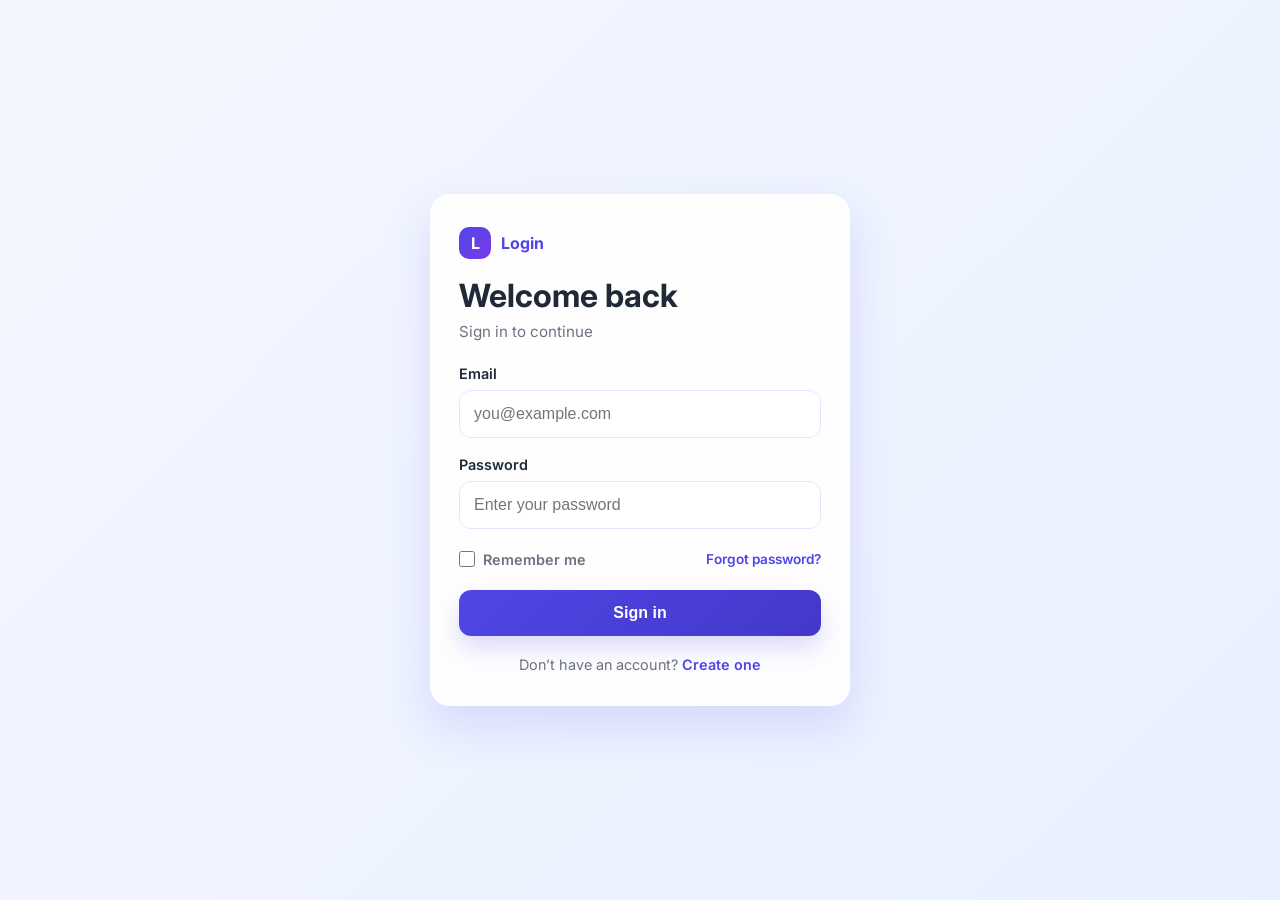
<file: index.html>
<!DOCTYPE html>
<html lang="en">
  <head>
    <meta charset="UTF-8" />
    <meta name="viewport" content="width=device-width, initial-scale=1.0" />
    <title>Login</title>
    <link rel="preconnect" href="https://fonts.googleapis.com" />
    <link rel="preconnect" href="https://fonts.gstatic.com" crossorigin />
    <link href="https://fonts.googleapis.com/css2?family=Inter:wght@400;500;600;700&display=swap" rel="stylesheet" />
    <link rel="stylesheet" href="styles.css" />
  </head>
  <body>
    <div class="login-container">
      <div class="login-card">
        <div class="brand">
          <div class="brand-mark">L</div>
          <span>Login</span>
        </div>

        <h1>Welcome back</h1>
        <p class="subtitle">Sign in to continue</p>

        <form>
          <label for="email">Email</label>
          <input id="email" type="email" placeholder="you@example.com" />

          <label for="password">Password</label>
          <input id="password" type="password" placeholder="Enter your password" />

          <div class="options">
            <label class="remember-me">
              <input type="checkbox" />
              <span>Remember me</span>
            </label>
            <a href="#">Forgot password?</a>
          </div>

          <button type="submit">Sign in</button>
        </form>

        <p class="signup-text">
          Don’t have an account? <a href="#">Create one</a>
        </p>
      </div>
    </div>
  </body>
</html>
</file>
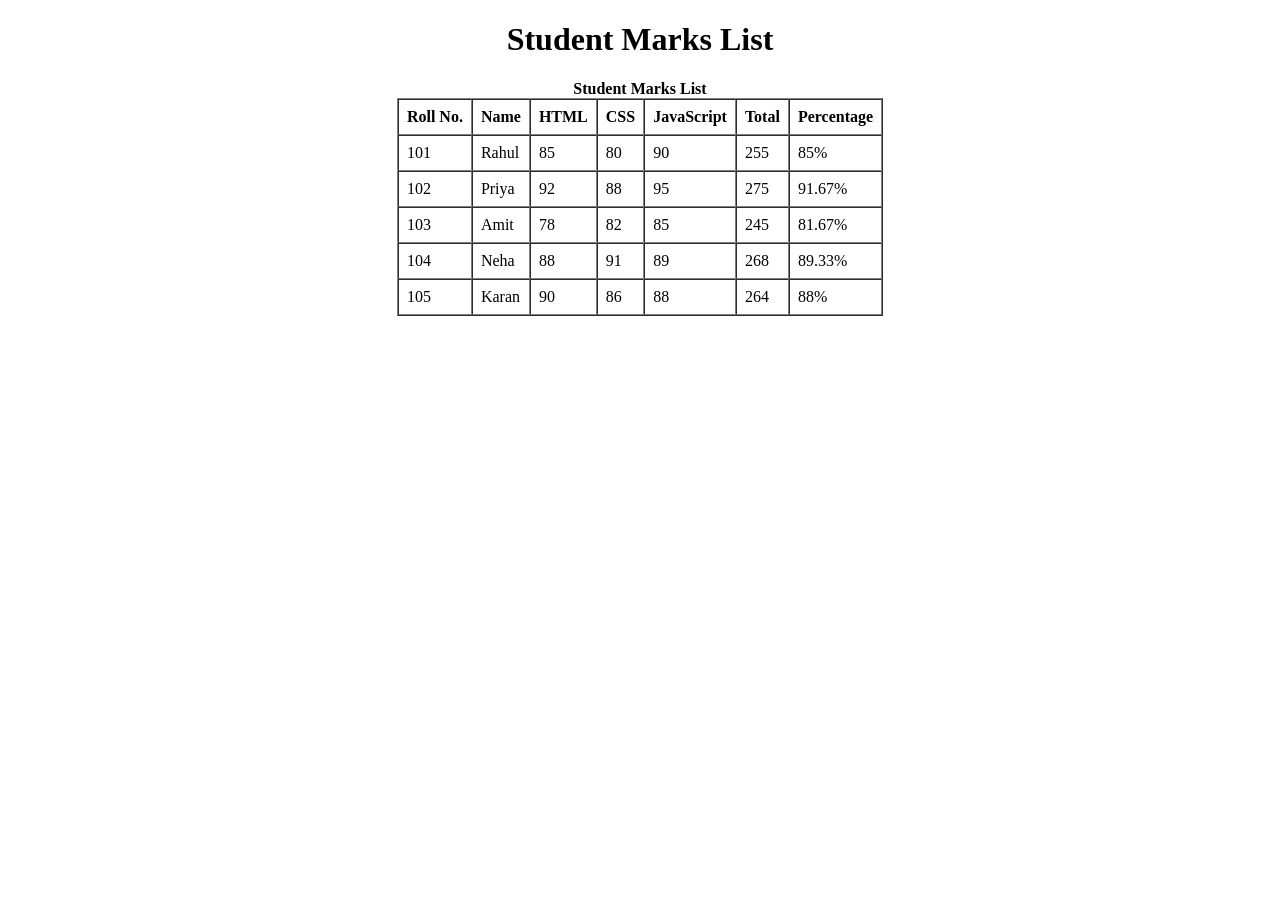
<file: mt1 exam.html>
<!DOCTYPE html>
<html>
<head>
    <title>Student Marks List</title>
</head>
<body>
    <h1 align="center">Student Marks List</h1>
    <table border="1" cellpadding="8" cellspacing="0" align="center">
        <caption><b>Student Marks List</b></caption>
        <tr>
            <th>Roll No.</th>
            <th>Name</th>
            <th>HTML</th>
            <th>CSS</th>
            <th>JavaScript</th>
            <th>Total</th>
            <th>Percentage</th>
        </tr>
        <tr>
            <td>101</td>
            <td>Rahul</td>
            <td>85</td>
            <td>80</td>
            <td>90</td>
            <td>255</td>
            <td>85%</td>
        </tr>
        <tr>
            <td>102</td>
            <td>Priya</td>
            <td>92</td>
            <td>88</td>
            <td>95</td>
            <td>275</td>
            <td>91.67%</td>
        </tr>
        <tr>
            <td>103</td>
            <td>Amit</td>
            <td>78</td>
            <td>82</td>
            <td>85</td>
            <td>245</td>
            <td>81.67%</td>
        </tr>
        <tr>
            <td>104</td>
            <td>Neha</td>
            <td>88</td>
            <td>91</td>
            <td>89</td>
            <td>268</td>
            <td>89.33%</td>
        </tr>
        <tr>
            <td>105</td>
            <td>Karan</td>
            <td>90</td>
            <td>86</td>
            <td>88</td>
            <td>264</td>
            <td>88%</td>
        </tr>
    </table>
</body>
</html>
</file>
<file: styles.css>
:root {
  --bg-start: #f4f7ff;
  --bg-end: #e9f0ff;
  --card-bg: rgba(255, 255, 255, 0.9);
  --primary: #4f46e5;
  --primary-dark: #4338ca;
  --text: #1f2937;
  --muted: #6b7280;
  --border: #dfe7ff;
  --shadow: 0 20px 45px rgba(79, 70, 229, 0.15);
}

* {
  box-sizing: border-box;
}

body {
  margin: 0;
  min-height: 100vh;
  font-family: "Inter", sans-serif;
  background: linear-gradient(135deg, var(--bg-start), var(--bg-end));
  color: var(--text);
}

.login-container {
  min-height: 100vh;
  display: grid;
  place-items: center;
  padding: 24px;
}

.login-card {
  width: 100%;
  max-width: 420px;
  background: var(--card-bg);
  border: 1px solid rgba(255, 255, 255, 0.8);
  border-radius: 20px;
  padding: 32px 28px;
  box-shadow: var(--shadow);
  backdrop-filter: blur(12px);
}

.brand {
  display: inline-flex;
  align-items: center;
  gap: 10px;
  font-weight: 700;
  color: var(--primary);
  margin-bottom: 18px;
}

.brand-mark {
  width: 32px;
  height: 32px;
  border-radius: 10px;
  display: grid;
  place-items: center;
  background: linear-gradient(135deg, var(--primary), #7c3aed);
  color: white;
  font-size: 1rem;
}

h1 {
  margin: 0;
  font-size: 2rem;
  line-height: 1.2;
}

.subtitle {
  margin: 6px 0 24px;
  color: var(--muted);
  font-size: 0.95rem;
}

form {
  display: flex;
  flex-direction: column;
}

label {
  font-size: 0.9rem;
  font-weight: 600;
  margin-bottom: 8px;
}

input {
  width: 100%;
  padding: 14px 14px;
  border: 1px solid var(--border);
  border-radius: 12px;
  font-size: 1rem;
  background: #fff;
  transition: border-color 0.2s ease, box-shadow 0.2s ease;
}

input:focus {
  outline: none;
  border-color: rgba(79, 70, 229, 0.5);
  box-shadow: 0 0 0 4px rgba(79, 70, 229, 0.1);
}

#email {
  margin-bottom: 18px;
}

#password {
  margin-bottom: 14px;
}

.options {
  display: flex;
  align-items: center;
  justify-content: space-between;
  margin: 8px 0 22px;
  gap: 12px;
  font-size: 0.85rem;
}

.remember-me {
  display: inline-flex;
  align-items: center;
  gap: 8px;
  margin: 0;
  color: var(--muted);
}

.remember-me input {
  width: 16px;
  height: 16px;
  accent-color: var(--primary);
  margin: 0;
}

.options a,
.signup-text a {
  color: var(--primary);
  text-decoration: none;
  font-weight: 600;
}

.options a:hover,
.signup-text a:hover {
  text-decoration: underline;
}

button {
  border: none;
  border-radius: 12px;
  padding: 14px 18px;
  background: linear-gradient(135deg, var(--primary), var(--primary-dark));
  color: white;
  font-size: 1rem;
  font-weight: 600;
  cursor: pointer;
  transition: transform 0.2s ease, box-shadow 0.2s ease;
  box-shadow: 0 12px 24px rgba(79, 70, 229, 0.2);
}

button:hover {
  transform: translateY(-1px);
}

.signup-text {
  margin: 20px 0 0;
  text-align: center;
  color: var(--muted);
  font-size: 0.9rem;
}

@media (max-width: 480px) {
  .login-card {
    padding: 26px 20px;
  }

  .options {
    flex-direction: column;
    align-items: flex-start;
  }
}
</file>
